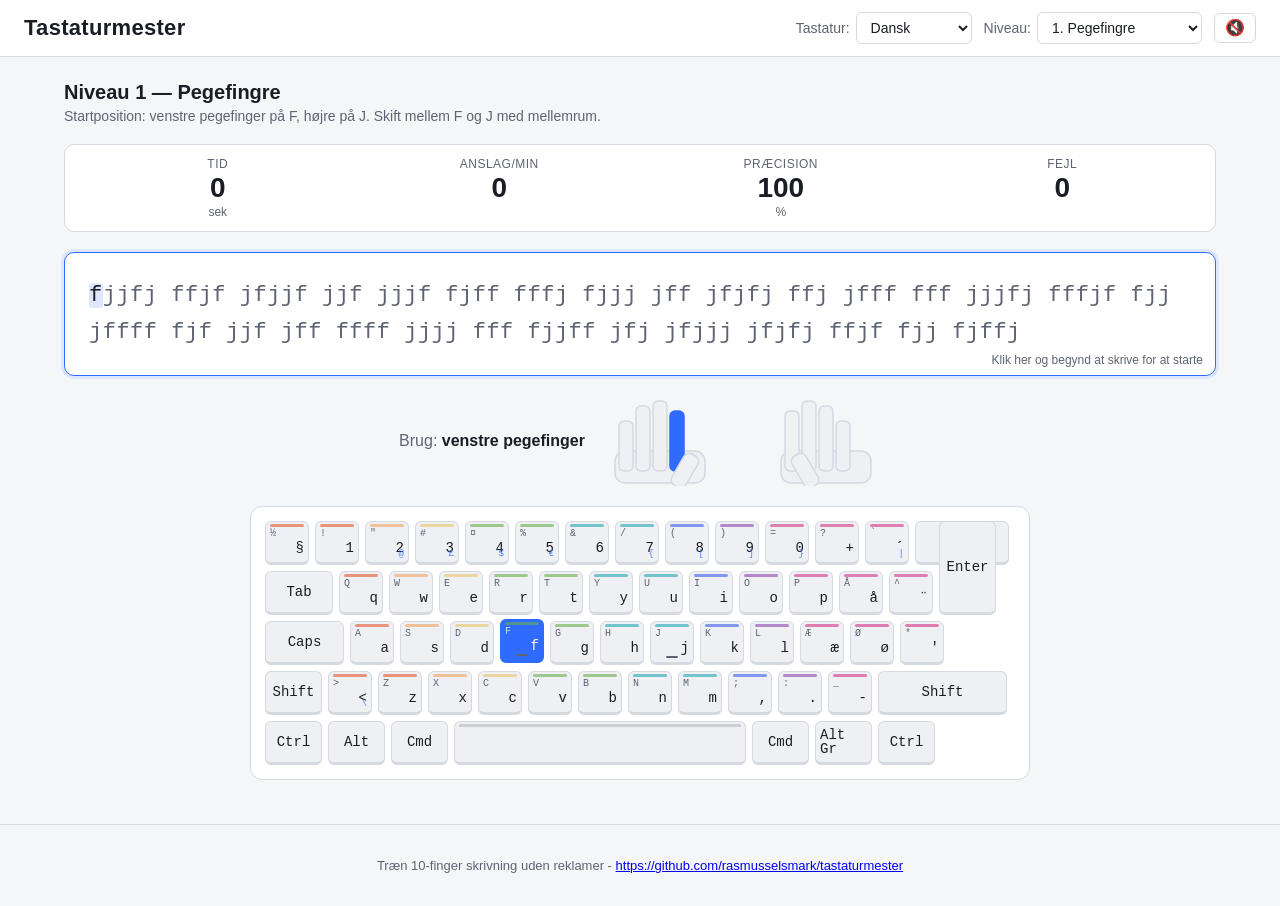
<file: index.html>
<!DOCTYPE html>
<html lang="da">
<head>
    <meta charset="UTF-8">
    <meta name="viewport" content="width=device-width, initial-scale=1.0">
    <title>Tastaturmester — Lær at skrive på tastatur</title>
    <link rel="stylesheet" href="website/css/styles.css">
</head>
<body>
    <header class="top-bar">
        <h1 class="site-title">Tastaturmester</h1>
        <div class="controls">
            <label class="control">
                <span>Tastatur:</span>
                <select id="layout-select" aria-label="Vælg tastaturlayout">
                    <option value="dk">Dansk</option>
                    <option value="us">Amerikansk</option>
                </select>
            </label>
            <label class="control">
                <span>Niveau:</span>
                <select id="level-select" aria-label="Vælg sværhedsgrad"></select>
            </label>
            <button id="sound-toggle" class="icon-button" aria-label="Slå lyd til eller fra" title="Skift lyd">
                <span id="sound-icon">🔇</span>
            </button>
        </div>
    </header>

    <main class="app">
        <section class="level-info">
            <h2 id="level-title">Niveau 1</h2>
            <p id="level-description">Startposition: pegefingrene på F og J</p>
            <p id="layout-warning" class="layout-warning hidden"></p>
        </section>

        <section class="stats-bar" aria-live="polite">
            <div class="stat">
                <span class="stat-label">Tid</span>
                <span id="stat-time" class="stat-value">0</span>
                <span class="stat-unit">sek</span>
            </div>
            <div class="stat">
                <span class="stat-label">Anslag/min</span>
                <span id="stat-cpm" class="stat-value">0</span>
            </div>
            <div class="stat">
                <span class="stat-label">Præcision</span>
                <span id="stat-accuracy" class="stat-value">100</span>
                <span class="stat-unit">%</span>
            </div>
            <div class="stat">
                <span class="stat-label">Fejl</span>
                <span id="stat-errors" class="stat-value">0</span>
            </div>
        </section>

        <section class="typing-area" tabindex="0" id="typing-area" aria-label="Skriveområde — start med at skrive">
            <div id="text-display" class="text-display"></div>
            <div id="hint" class="hint">Klik her og begynd at skrive for at starte</div>
        </section>

        <section class="finger-hint">
            <div class="finger-label">
                Brug: <span id="finger-name">—</span>
            </div>
            <div class="hands" id="hands-illustration" aria-hidden="true"></div>
        </section>

        <section class="keyboard-wrap">
            <div id="keyboard" class="keyboard" aria-hidden="true"></div>
        </section>
    </main>

    <div id="results-overlay" class="overlay hidden" role="dialog" aria-modal="true" aria-labelledby="results-title">
        <div class="results-card">
            <h2 id="results-title">Resultat</h2>
            <div class="results-grid">
                <div class="result-item">
                    <div class="result-label">Anslag pr. minut</div>
                    <div class="result-value" id="result-cpm">0</div>
                </div>
                <div class="result-item">
                    <div class="result-label">Ord pr. minut</div>
                    <div class="result-value" id="result-wpm">0</div>
                </div>
                <div class="result-item">
                    <div class="result-label">Præcision</div>
                    <div class="result-value"><span id="result-accuracy">0</span>%</div>
                </div>
                <div class="result-item">
                    <div class="result-label">Tid</div>
                    <div class="result-value"><span id="result-time">0</span> sek</div>
                </div>
                <div class="result-item">
                    <div class="result-label">Rigtige anslag</div>
                    <div class="result-value" id="result-correct">0</div>
                </div>
                <div class="result-item">
                    <div class="result-label">Fejl</div>
                    <div class="result-value" id="result-errors">0</div>
                </div>
                <div class="result-item">
                    <div class="result-label">Bedste på niveau</div>
                    <div class="result-value"><span id="result-best">0</span> APM</div>
                </div>
            </div>
            <div class="results-actions">
                <button id="btn-retry" class="btn primary">Prøv igen</button>
                <button id="btn-next" class="btn">Næste niveau</button>
                <button id="btn-close" class="btn ghost">Luk</button>
            </div>
        </div>
    </div>

    <footer class="footer">
        <p>Træn 10-finger skrivning uden reklamer - <a href="https://github.com/rasmusselsmark/tastaturmester" target="_blank" rel="noopener noreferrer">https://github.com/rasmusselsmark/tastaturmester</a></p>
    </footer>

    <script src="website/js/layouts.js"></script>
    <script src="website/js/levels.js"></script>
    <script src="website/js/keyboard.js"></script>
    <script src="website/js/audio.js"></script>
    <script src="website/js/app.js"></script>
</body>
</html>
</file>
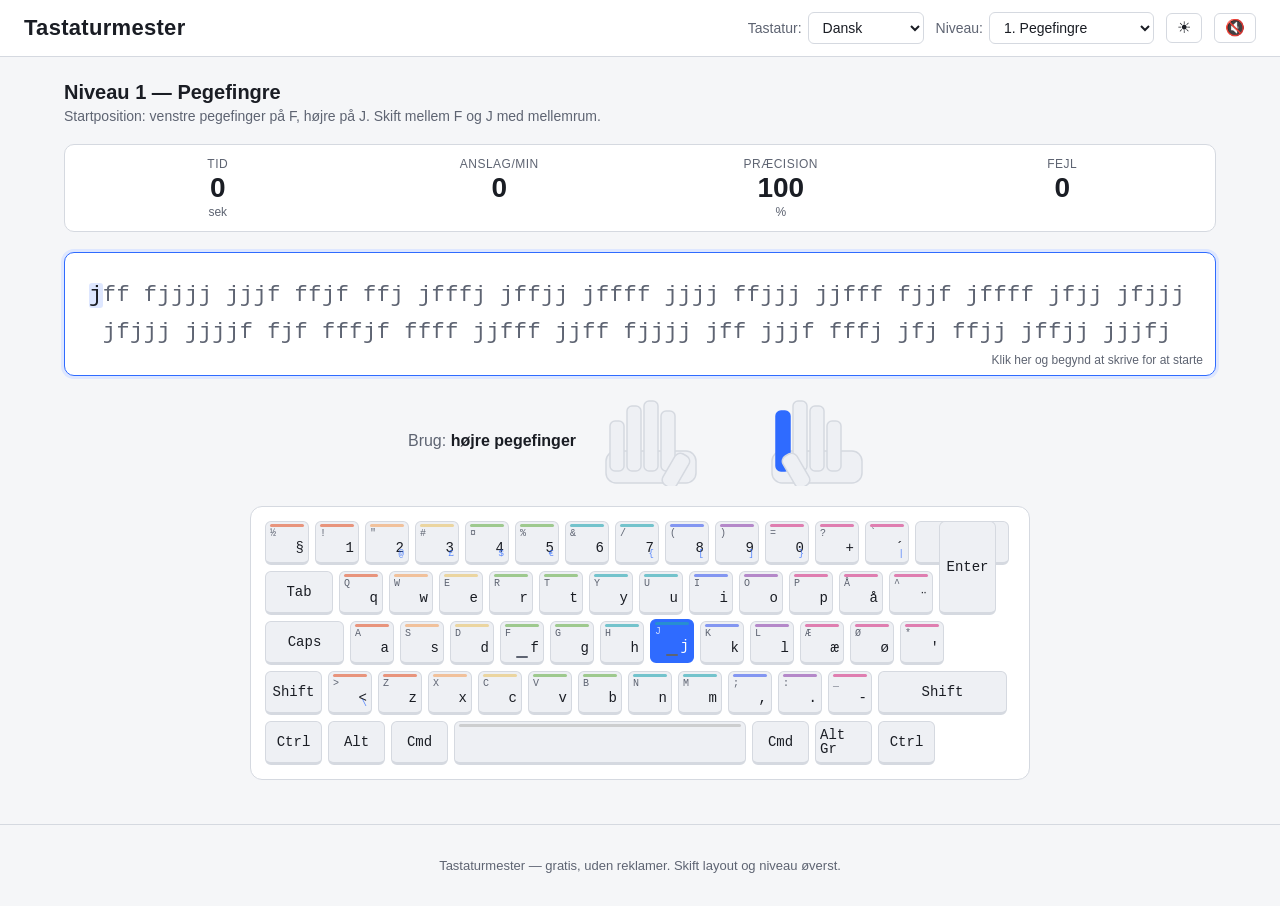
<file: website/index.html>
<!DOCTYPE html>
<html lang="da">
<head>
    <meta charset="UTF-8">
    <meta name="viewport" content="width=device-width, initial-scale=1.0">
    <title>Tastaturmester — Lær at skrive på tastatur</title>
    <link rel="stylesheet" href="css/styles.css">
</head>
<body>
    <header class="top-bar">
        <h1 class="site-title">Tastaturmester</h1>
        <div class="controls">
            <label class="control">
                <span>Tastatur:</span>
                <select id="layout-select" aria-label="Vælg tastaturlayout">
                    <option value="dk">Dansk</option>
                    <option value="us">Amerikansk</option>
                </select>
            </label>
            <label class="control">
                <span>Niveau:</span>
                <select id="level-select" aria-label="Vælg sværhedsgrad"></select>
            </label>
            <button id="theme-toggle" class="icon-button" aria-label="Skift mellem lyst og mørkt tema" title="Skift tema">
                <span id="theme-icon">☀</span>
            </button>
            <button id="sound-toggle" class="icon-button" aria-label="Slå lyd til eller fra" title="Skift lyd">
                <span id="sound-icon">🔇</span>
            </button>
        </div>
    </header>

    <main class="app">
        <section class="level-info">
            <h2 id="level-title">Niveau 1</h2>
            <p id="level-description">Startposition: pegefingrene på F og J</p>
            <p id="layout-warning" class="layout-warning hidden"></p>
        </section>

        <section class="stats-bar" aria-live="polite">
            <div class="stat">
                <span class="stat-label">Tid</span>
                <span id="stat-time" class="stat-value">60</span>
                <span class="stat-unit">sek</span>
            </div>
            <div class="stat">
                <span class="stat-label">Anslag/min</span>
                <span id="stat-cpm" class="stat-value">0</span>
            </div>
            <div class="stat">
                <span class="stat-label">Præcision</span>
                <span id="stat-accuracy" class="stat-value">100</span>
                <span class="stat-unit">%</span>
            </div>
            <div class="stat">
                <span class="stat-label">Fejl</span>
                <span id="stat-errors" class="stat-value">0</span>
            </div>
        </section>

        <section class="typing-area" tabindex="0" id="typing-area" aria-label="Skriveområde — start med at skrive">
            <div id="text-display" class="text-display"></div>
            <div id="hint" class="hint">Klik her og begynd at skrive for at starte</div>
        </section>

        <section class="finger-hint">
            <div class="finger-label">
                Brug: <span id="finger-name">—</span>
            </div>
            <div class="hands" id="hands-illustration" aria-hidden="true"></div>
        </section>

        <section class="keyboard-wrap">
            <div id="keyboard" class="keyboard" aria-hidden="true"></div>
        </section>
    </main>

    <div id="results-overlay" class="overlay hidden" role="dialog" aria-modal="true" aria-labelledby="results-title">
        <div class="results-card">
            <h2 id="results-title">Resultat</h2>
            <div class="results-grid">
                <div class="result-item">
                    <div class="result-label">Anslag pr. minut</div>
                    <div class="result-value" id="result-cpm">0</div>
                </div>
                <div class="result-item">
                    <div class="result-label">Ord pr. minut</div>
                    <div class="result-value" id="result-wpm">0</div>
                </div>
                <div class="result-item">
                    <div class="result-label">Præcision</div>
                    <div class="result-value"><span id="result-accuracy">0</span>%</div>
                </div>
                <div class="result-item">
                    <div class="result-label">Rigtige anslag</div>
                    <div class="result-value" id="result-correct">0</div>
                </div>
                <div class="result-item">
                    <div class="result-label">Fejl</div>
                    <div class="result-value" id="result-errors">0</div>
                </div>
                <div class="result-item">
                    <div class="result-label">Bedste på niveau</div>
                    <div class="result-value"><span id="result-best">0</span> APM</div>
                </div>
            </div>
            <div class="results-actions">
                <button id="btn-retry" class="btn primary">Prøv igen</button>
                <button id="btn-next" class="btn">Næste niveau</button>
                <button id="btn-close" class="btn ghost">Luk</button>
            </div>
        </div>
    </div>

    <footer class="footer">
        <p>Tastaturmester — gratis, uden reklamer. Skift layout og niveau øverst.</p>
    </footer>

    <script src="js/layouts.js"></script>
    <script src="js/levels.js"></script>
    <script src="js/keyboard.js"></script>
    <script src="js/audio.js"></script>
    <script src="js/app.js"></script>
</body>
</html>
</file>
<file: website/css/styles.css>
/* Tastaturmester — styles */

:root {
    color-scheme: light dark;

    --bg: #f5f6f8;
    --surface: #ffffff;
    --surface-alt: #eef0f4;
    --border: #d5d9e0;
    --text: #1a1d24;
    --text-muted: #5e6472;
    --accent: #2f6bff;
    --accent-soft: #dee7ff;
    --success: #1f9d55;
    --error: #d23a3a;
    --error-soft: #ffe1e1;
    --pending: #b9bdc7;

    /* Finger colors (used on keys and hands) */
    --f-l-pinky: #e4572e;
    --f-l-ring: #f4a261;
    --f-l-middle: #e9c46a;
    --f-l-index: #6ab04c;
    --f-thumb: #b8b8b8;
    --f-r-index: #22a6b3;
    --f-r-middle: #3d5af1;
    --f-r-ring: #8e44ad;
    --f-r-pinky: #d63384;
}

/* Dark mode follows the system/browser preference. */
@media (prefers-color-scheme: dark) {
    :root {
        --bg: #14161c;
        --surface: #1c1f28;
        --surface-alt: #262a35;
        --border: #333846;
        --text: #eaecf1;
        --text-muted: #99a0af;
        --accent: #6d94ff;
        --accent-soft: #2a3557;
        --success: #4bd18a;
        --error: #ff6b6b;
        --error-soft: #4a1f22;
        --pending: #4a4f5c;
    }
}

* { box-sizing: border-box; }

html, body {
    margin: 0;
    padding: 0;
    font-family: -apple-system, BlinkMacSystemFont, "Segoe UI", Roboto, "Helvetica Neue", Arial, sans-serif;
    background: var(--bg);
    color: var(--text);
    min-height: 100vh;
}

.top-bar {
    display: flex;
    align-items: center;
    justify-content: space-between;
    padding: 12px 24px;
    background: var(--surface);
    border-bottom: 1px solid var(--border);
    flex-wrap: wrap;
    gap: 12px;
}

.site-title {
    margin: 0;
    font-size: 22px;
    font-weight: 700;
    letter-spacing: 0.3px;
}

.controls {
    display: flex;
    align-items: center;
    gap: 12px;
    flex-wrap: wrap;
}

.control {
    display: flex;
    align-items: center;
    gap: 6px;
    font-size: 14px;
    color: var(--text-muted);
}

.control select {
    padding: 6px 10px;
    border-radius: 6px;
    border: 1px solid var(--border);
    background: var(--surface);
    color: var(--text);
    font-size: 14px;
    cursor: pointer;
}

.icon-button {
    background: var(--surface);
    color: var(--text);
    border: 1px solid var(--border);
    border-radius: 6px;
    padding: 6px 10px;
    cursor: pointer;
    font-size: 16px;
    line-height: 1;
}

.icon-button:hover { background: var(--surface-alt); }

.app {
    max-width: 1200px;
    margin: 0 auto;
    padding: 24px;
    display: flex;
    flex-direction: column;
    gap: 20px;
}

.level-info h2 {
    margin: 0 0 4px;
    font-size: 20px;
}

.level-info p {
    margin: 0;
    color: var(--text-muted);
    font-size: 14px;
}

.layout-warning {
    margin-top: 6px !important;
    padding: 6px 10px;
    background: var(--error-soft);
    color: var(--error);
    border-radius: 6px;
    font-size: 13px !important;
    display: inline-block;
}
.layout-warning.hidden { display: none; }

.stats-bar {
    display: grid;
    grid-template-columns: repeat(4, 1fr);
    gap: 12px;
    background: var(--surface);
    border: 1px solid var(--border);
    border-radius: 10px;
    padding: 12px 18px;
}

.stat {
    display: flex;
    flex-direction: column;
    align-items: center;
    text-align: center;
}

.stat-label {
    font-size: 12px;
    color: var(--text-muted);
    text-transform: uppercase;
    letter-spacing: 0.5px;
}

.stat-value {
    font-size: 28px;
    font-weight: 700;
    font-variant-numeric: tabular-nums;
    line-height: 1.2;
}

.stat-unit {
    font-size: 12px;
    color: var(--text-muted);
}

.typing-area {
    background: var(--surface);
    border: 1px solid var(--border);
    border-radius: 10px;
    padding: 24px;
    outline: none;
    cursor: text;
    min-height: 120px;
    position: relative;
}

.typing-area:focus-within,
.typing-area:focus {
    border-color: var(--accent);
    box-shadow: 0 0 0 3px var(--accent-soft);
}

.text-display {
    font-family: "SF Mono", Menlo, Consolas, "Courier New", monospace;
    font-size: 22px;
    line-height: 1.7;
    letter-spacing: 0.5px;
    color: var(--text-muted);
    white-space: pre-wrap;
    word-break: break-word;
}

.text-display .char {
    position: relative;
    transition: color 80ms linear;
}

.text-display .char.correct { color: var(--success); }
.text-display .char.wrong {
    color: var(--error);
    background: var(--error-soft);
    border-radius: 3px;
}
.text-display .char.current {
    color: var(--text);
    background: var(--accent-soft);
    border-radius: 3px;
    animation: pulse 1s ease-in-out infinite;
}
.text-display .char.space { display: inline-block; min-width: 0.5em; }
.text-display .char.wrong.space { background: var(--error); }

@keyframes pulse {
    0%, 100% { opacity: 1; }
    50% { opacity: 0.6; }
}

.hint {
    position: absolute;
    bottom: 8px;
    right: 12px;
    font-size: 12px;
    color: var(--text-muted);
    pointer-events: none;
}

.hint.hidden { display: none; }

/* Finger hint + hands */

.finger-hint {
    display: flex;
    align-items: center;
    gap: 24px;
    justify-content: center;
    flex-wrap: wrap;
}

.finger-label {
    font-size: 16px;
    color: var(--text-muted);
}

.finger-label #finger-name {
    color: var(--text);
    font-weight: 600;
}

.hands {
    display: flex;
    gap: 12px;
}

.hand-svg {
    width: 130px;
    height: 90px;
}

.hand-svg .finger {
    fill: var(--surface-alt);
    stroke: var(--border);
    stroke-width: 1.5;
    transition: fill 100ms;
}

.hand-svg .palm {
    fill: var(--surface-alt);
    stroke: var(--border);
    stroke-width: 1.5;
}

.hand-svg .finger.active { fill: var(--accent); stroke: var(--accent); }

/* Keyboard */

.keyboard-wrap {
    display: flex;
    justify-content: center;
    overflow-x: auto;
}

.keyboard {
    display: flex;
    flex-direction: column;
    gap: 6px;
    background: var(--surface);
    padding: 14px;
    border-radius: 12px;
    border: 1px solid var(--border);
    user-select: none;
    min-width: 780px;
}

.kb-row {
    display: flex;
    gap: 6px;
}

.kb-key {
    background: var(--surface-alt);
    color: var(--text);
    border: 1px solid var(--border);
    border-bottom-width: 3px;
    border-radius: 6px;
    width: 44px;
    height: 44px;
    display: flex;
    flex-direction: column;
    justify-content: center;
    align-items: center;
    font-family: "SF Mono", Menlo, Consolas, monospace;
    font-size: 13px;
    position: relative;
    transition: background 80ms, transform 60ms, border-color 80ms;
    padding: 4px;
}

.kb-key .shift-char {
    font-size: 10px;
    color: var(--text-muted);
    line-height: 1;
    align-self: flex-start;
    margin-bottom: 2px;
}

.kb-key .main-char {
    font-size: 14px;
    line-height: 1;
    align-self: flex-end;
}

.kb-key .altgr-char {
    position: absolute;
    right: 4px;
    bottom: 3px;
    font-size: 9px;
    color: var(--accent);
    line-height: 1;
    opacity: 0.8;
}

.kb-key.next .altgr-char { color: rgba(255,255,255,0.9); opacity: 1; }

.kb-key.center .main-char {
    align-self: center;
}
.kb-key.center .shift-char { display: none; }

.kb-key.home-mark::after {
    content: "";
    position: absolute;
    bottom: 4px;
    left: 50%;
    transform: translateX(-50%);
    width: 12px;
    height: 2px;
    background: var(--text-muted);
    border-radius: 2px;
}

.kb-key.next {
    background: var(--accent);
    color: white;
    border-color: var(--accent);
    transform: translateY(-2px);
}
.kb-key.next .shift-char { color: rgba(255,255,255,0.75); }

.kb-key.next-shift {
    background: var(--accent-soft);
    border-color: var(--accent);
}

.kb-key.pressed {
    transform: translateY(1px);
    border-bottom-width: 1px;
}

.kb-key.wrong {
    background: var(--error);
    color: white;
}

/* Finger color stripe (bottom edge) */
.kb-key[data-finger]::before {
    content: "";
    position: absolute;
    top: 2px;
    left: 4px;
    right: 4px;
    height: 3px;
    border-radius: 2px;
    background: var(--finger-color, transparent);
    opacity: 0.6;
}

.kb-key[data-finger="l-pinky"]  { --finger-color: var(--f-l-pinky); }
.kb-key[data-finger="l-ring"]   { --finger-color: var(--f-l-ring); }
.kb-key[data-finger="l-middle"] { --finger-color: var(--f-l-middle); }
.kb-key[data-finger="l-index"]  { --finger-color: var(--f-l-index); }
.kb-key[data-finger="thumb"]    { --finger-color: var(--f-thumb); }
.kb-key[data-finger="r-index"]  { --finger-color: var(--f-r-index); }
.kb-key[data-finger="r-middle"] { --finger-color: var(--f-r-middle); }
.kb-key[data-finger="r-ring"]   { --finger-color: var(--f-r-ring); }
.kb-key[data-finger="r-pinky"]  { --finger-color: var(--f-r-pinky); }

/* Key widths — multiples of base 44px + gap */
.kb-key.w-1_25 { width: 57px; }
.kb-key.w-1_5  { width: 68px; }
.kb-key.w-1_75 { width: 79px; }
.kb-key.w-2    { width: 94px; }
.kb-key.w-2_25 { width: 105px; }
.kb-key.w-2_75 { width: 129px; }
.kb-key.w-6_25 { width: 292px; }

/* ISO Enter — approximate with tall key */
.kb-key.iso-enter {
    width: 57px;
    height: 94px;
    margin-top: -50px;
}

/* Results overlay */
.overlay {
    position: fixed;
    inset: 0;
    background: rgba(0,0,0,0.55);
    display: flex;
    align-items: center;
    justify-content: center;
    z-index: 100;
}

.overlay.hidden { display: none; }

.results-card {
    background: var(--surface);
    border-radius: 12px;
    padding: 28px;
    max-width: 520px;
    width: 90%;
    border: 1px solid var(--border);
    box-shadow: 0 20px 60px rgba(0,0,0,0.3);
}

.results-card h2 {
    margin: 0 0 20px;
    font-size: 24px;
    text-align: center;
}

.results-grid {
    display: grid;
    grid-template-columns: 1fr 1fr;
    gap: 12px;
    margin-bottom: 20px;
}

.result-item {
    background: var(--surface-alt);
    padding: 12px 14px;
    border-radius: 8px;
    text-align: center;
}

.result-label {
    font-size: 12px;
    color: var(--text-muted);
    text-transform: uppercase;
    letter-spacing: 0.5px;
    margin-bottom: 4px;
}

.result-value {
    font-size: 24px;
    font-weight: 700;
    font-variant-numeric: tabular-nums;
}

.results-actions {
    display: flex;
    gap: 10px;
    justify-content: center;
    flex-wrap: wrap;
}

.btn {
    padding: 10px 18px;
    border-radius: 6px;
    border: 1px solid var(--border);
    background: var(--surface);
    color: var(--text);
    font-size: 14px;
    font-weight: 600;
    cursor: pointer;
    transition: background 80ms;
}

.btn:hover { background: var(--surface-alt); }

.btn.primary {
    background: var(--accent);
    color: white;
    border-color: var(--accent);
}
.btn.primary:hover { filter: brightness(1.1); }

.btn.ghost {
    background: transparent;
    border-color: transparent;
    color: var(--text-muted);
}

.footer {
    text-align: center;
    padding: 20px;
    color: var(--text-muted);
    font-size: 13px;
    border-top: 1px solid var(--border);
    margin-top: 20px;
}

@media (max-width: 700px) {
    .stats-bar { grid-template-columns: repeat(2, 1fr); }
    .site-title { font-size: 18px; }
    .text-display { font-size: 18px; }
    .keyboard { transform: scale(0.85); transform-origin: top center; }
}
</file>
